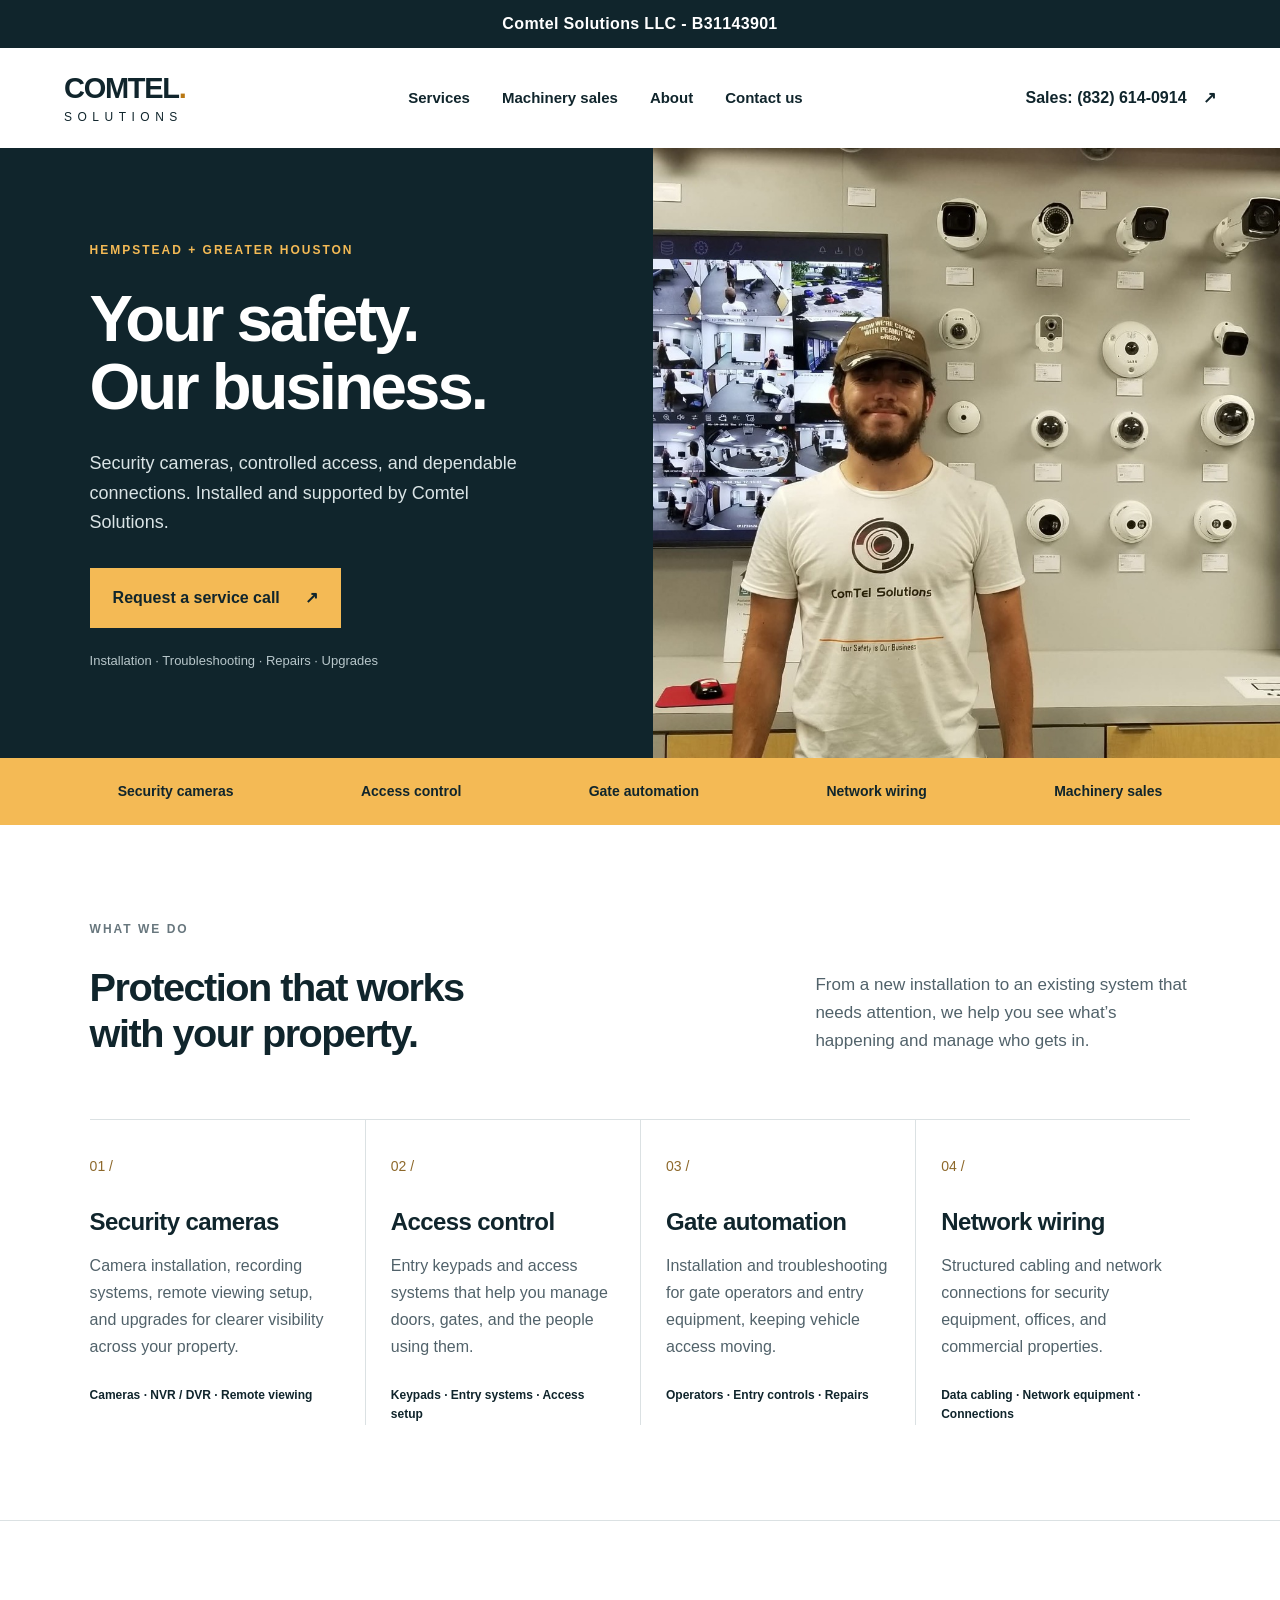
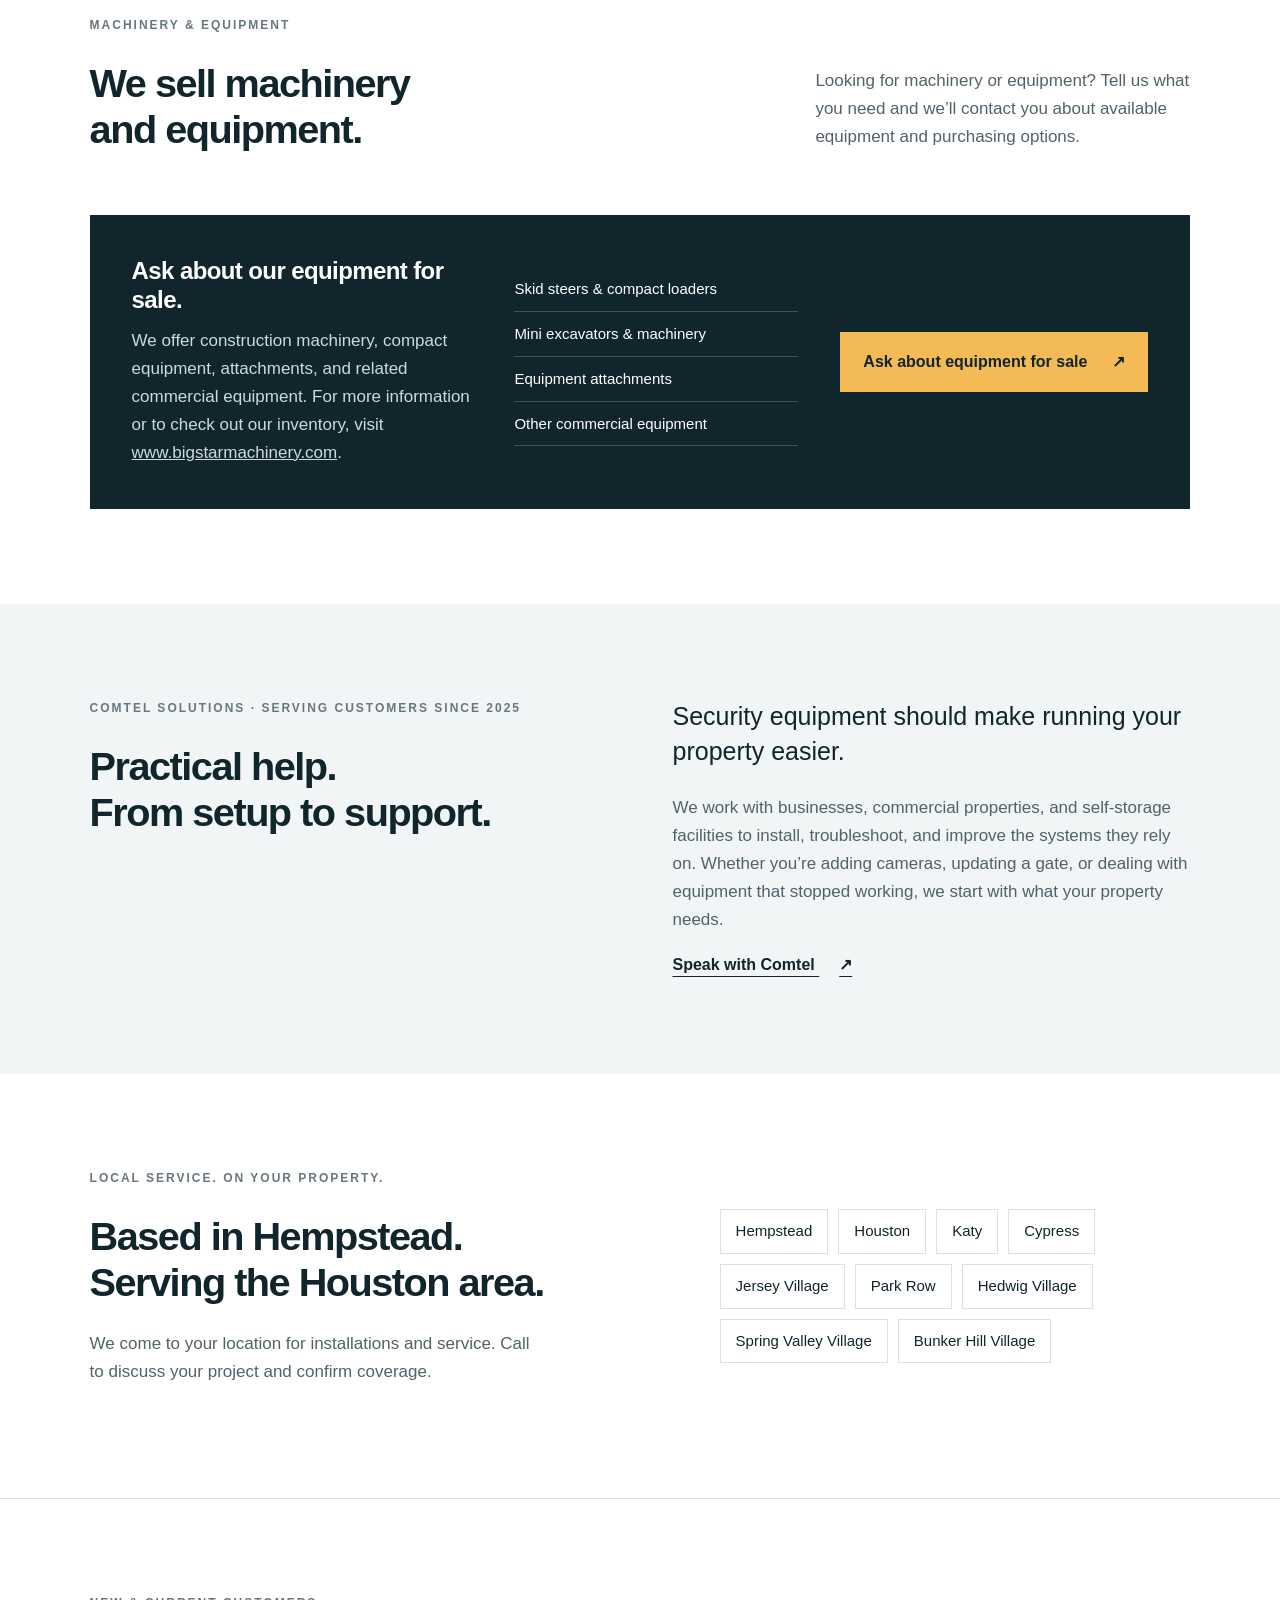
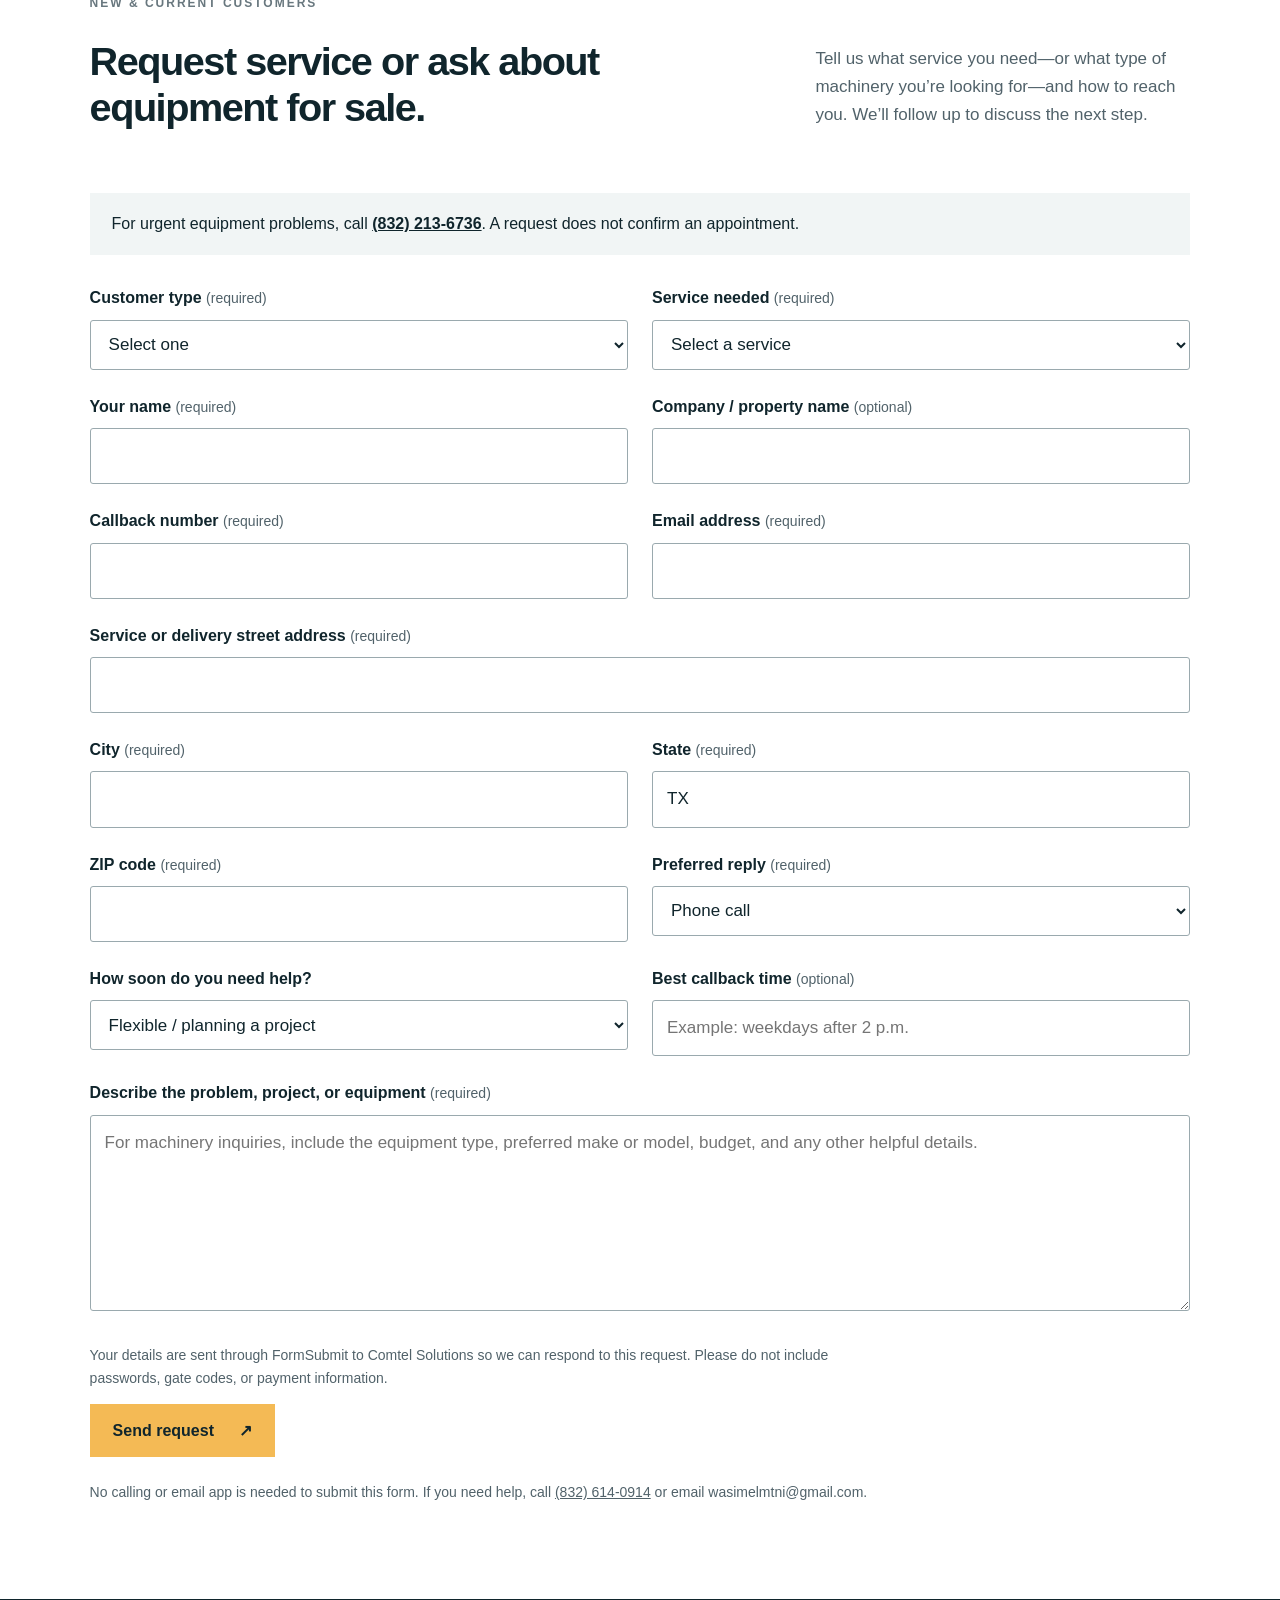
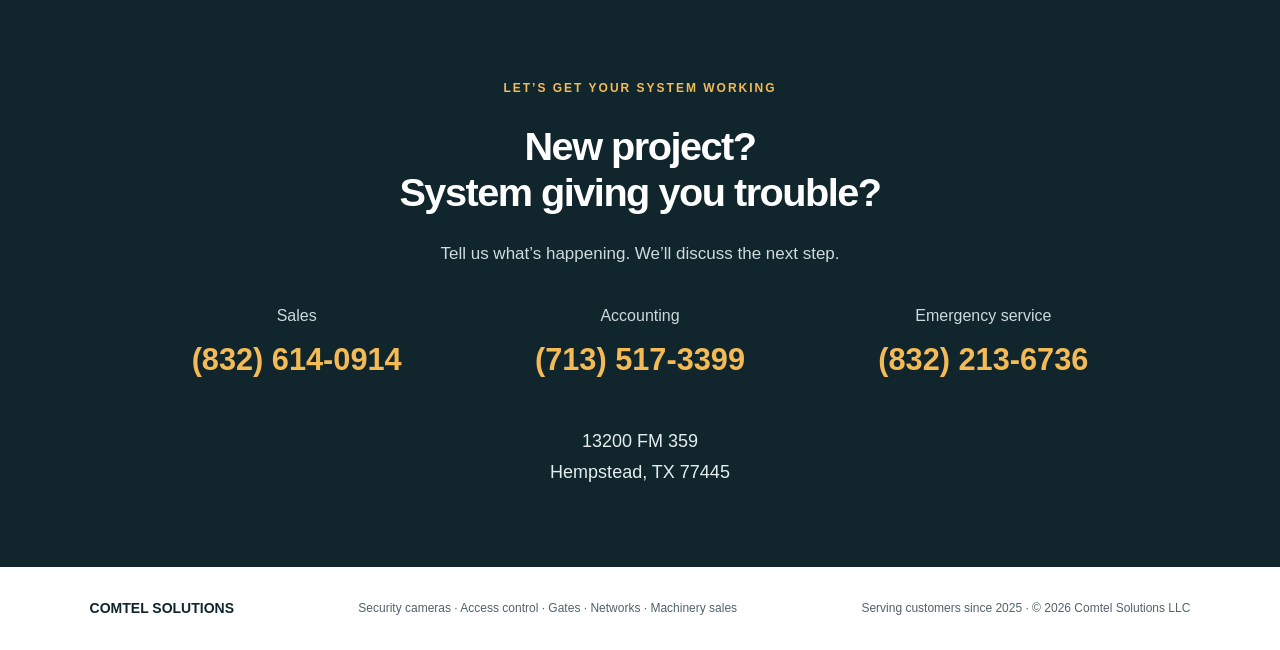
<file: index.html>
<!doctype html>
<html lang="en">
<head>
<meta charset="utf-8"><meta name="viewport" content="width=device-width, initial-scale=1">
<title>Comtel Solutions | Security Cameras & Access Control | Hempstead & Houston</title>
<meta name="description" content="Security camera installation, access control, gate automation, network wiring, and machinery sales in Hempstead and the Houston area. Call Comtel Solutions at (832) 614-0914.">
<meta name="theme-color" content="#10252c"><link rel="canonical" href="https://www.comtelsolutions.com/"><link rel="stylesheet" href="styles.css">
<meta property="og:title" content="Comtel Solutions — Your safety is our business."><meta property="og:description" content="Security cameras, access control, gate automation and network wiring. Serving Hempstead and the Houston area."><meta property="og:type" content="website"><meta property="og:url" content="https://www.comtelsolutions.com/">
<script type="application/ld+json">{"@context": "https://schema.org", "@type": "Organization", "name": "Comtel Solutions", "url": "https://www.comtelsolutions.com/", "telephone": "+18326140914", "areaServed": ["Hempstead, TX", "Houston, TX", "Katy, TX", "Cypress, TX", "Jersey Village, TX"], "description": "Security camera installation, access control, gate automation, network wiring, system repairs, and machinery and equipment sales.", "address": {"@type": "PostalAddress", "streetAddress": "13200 FM 359", "addressLocality": "Hempstead", "addressRegion": "TX", "postalCode": "77445", "addressCountry": "US"}, "contactPoint": [{"@type": "ContactPoint", "contactType": "sales", "telephone": "+18326140914"}, {"@type": "ContactPoint", "contactType": "accounting", "telephone": "+17135173399"}, {"@type": "ContactPoint", "contactType": "emergency service", "telephone": "+18322136736"}]}</script>
</head>
<body>
<div class="business-registration" aria-label="Company registration information" style="display:block!important;visibility:visible!important;opacity:1!important;position:relative!important;z-index:9999!important;background:#10252c!important;color:#ffffff!important;text-align:center!important;padding:12px 16px!important;font-size:16px!important;font-weight:700!important;line-height:1.5!important;">Comtel Solutions LLC - B31143901</div>
<a class="skip" href="#main">Skip to content</a>
<header class="header"><a class="brand" href="#" aria-label="Comtel Solutions home"><span class="brand-name">COMTEL<span class="brand-dot">.</span></span><span class="brand-sub">SOLUTIONS</span></a><nav aria-label="Main navigation"><a href="#services">Services</a><a href="#machinery-purchases">Machinery sales</a><a href="#about">About</a><a href="#service-call">Contact us</a></nav><a class="header-call" href="tel:+18326140914">Sales: (832) 614-0914 <span aria-hidden="true">↗</span></a></header>
<main id="main">
<section class="hero" aria-labelledby="hero-title"><div class="hero-photo"><img src="assets/comtel-company.jpg" alt="Comtel Solutions company photo with security cameras and surveillance displays" width="2048" height="995" fetchpriority="high"></div><div class="hero-copy"><p class="eyebrow">HEMPSTEAD + GREATER HOUSTON</p><h1 id="hero-title">Your safety.<br>Our business.</h1><p class="hero-description">Security cameras, controlled access, and dependable connections. Installed and supported by Comtel Solutions.</p><a class="button" href="#service-call">Request a service call <span aria-hidden="true">↗</span></a><p class="hero-note">Installation · Troubleshooting · Repairs · Upgrades</p></div></section>
<div class="service-strip" aria-label="Core services"><span>Security cameras</span><span>Access control</span><span>Gate automation</span><span>Network wiring</span><span>Machinery sales</span></div>
<section class="section services" id="services"><div class="section-heading"><div><p class="eyebrow">WHAT WE DO</p><h2>Protection that works<br>with your property.</h2></div><p>From a new installation to an existing system that needs attention, we help you see what’s happening and manage who gets in.</p></div><div class="service-grid">
<article><span class="number">01 /</span><h3>Security cameras</h3><p>Camera installation, recording systems, remote viewing setup, and upgrades for clearer visibility across your property.</p><span class="service-detail">Cameras · NVR / DVR · Remote viewing</span></article>
<article><span class="number">02 /</span><h3>Access control</h3><p>Entry keypads and access systems that help you manage doors, gates, and the people using them.</p><span class="service-detail">Keypads · Entry systems · Access setup</span></article>
<article><span class="number">03 /</span><h3>Gate automation</h3><p>Installation and troubleshooting for gate operators and entry equipment, keeping vehicle access moving.</p><span class="service-detail">Operators · Entry controls · Repairs</span></article>
<article><span class="number">04 /</span><h3>Network wiring</h3><p>Structured cabling and network connections for security equipment, offices, and commercial properties.</p><span class="service-detail">Data cabling · Network equipment · Connections</span></article>
</div></section>

<section class="section machinery-purchases" id="machinery-purchases" aria-labelledby="machinery-heading">
<div class="section-heading"><div><p class="eyebrow">MACHINERY &amp; EQUIPMENT</p><h2 id="machinery-heading">We sell machinery<br>and equipment.</h2></div><p>Looking for machinery or equipment? Tell us what you need and we’ll contact you about available equipment and purchasing options.</p></div>
<div class="purchase-panel">
<div><h3>Ask about our equipment for sale.</h3><p>We offer construction machinery, compact equipment, attachments, and related commercial equipment. For more information or to check out our inventory, visit <a class="equipment-site-link" href="https://www.bigstarmachinery.com/" target="_blank" rel="noopener noreferrer">www.bigstarmachinery.com</a>.</p></div>
<ul class="purchase-list"><li>Skid steers &amp; compact loaders</li><li>Mini excavators &amp; machinery</li><li>Equipment attachments</li><li>Other commercial equipment</li></ul>
<a class="button" href="#service-call">Ask about equipment for sale <span aria-hidden="true">↗</span></a>
</div>
</section>
<section class="about section" id="about"><div><p class="eyebrow">COMTEL SOLUTIONS · SERVING CUSTOMERS SINCE 2025</p><h2>Practical help.<br>From setup to support.</h2></div><div class="about-copy"><p class="large-copy">Security equipment should make running your property easier.</p><p>We work with businesses, commercial properties, and self-storage facilities to install, troubleshoot, and improve the systems they rely on. Whether you’re adding cameras, updating a gate, or dealing with equipment that stopped working, we start with what your property needs.</p><a class="text-link" href="tel:+18326140914">Speak with Comtel <span aria-hidden="true">↗</span></a></div></section>
<section class="section areas" id="areas"><div><p class="eyebrow">LOCAL SERVICE. ON YOUR PROPERTY.</p><h2>Based in Hempstead.<br>Serving the Houston area.</h2><p>We come to your location for installations and service. Call to discuss your project and confirm coverage.</p></div><ul class="area-list"><li>Hempstead</li><li>Houston</li><li>Katy</li><li>Cypress</li><li>Jersey Village</li><li>Park Row</li><li>Hedwig Village</li><li>Spring Valley Village</li><li>Bunker Hill Village</li></ul></section>
<section class="section service-request" id="service-call" aria-labelledby="request-heading">
<div class="section-heading"><div><p class="eyebrow">NEW &amp; CURRENT CUSTOMERS</p><h2 id="request-heading">Request service or ask about equipment for sale.</h2></div><p>Tell us what service you need—or what type of machinery you’re looking for—and how to reach you. We’ll follow up to discuss the next step.</p></div>
<p class="request-note">For urgent equipment problems, call <a href="tel:+18322136736">(832) 213-6736</a>. A request does not confirm an appointment.</p>
<form action="https://formsubmit.co/wasimelmtni@gmail.com" method="POST" class="request-form">
<input type="hidden" name="_subject" value="Comtel Solutions — New website inquiry">
<input type="hidden" name="_template" value="table">
<input type="hidden" name="_next" value="https://www.comtelsolutions.com/thank-you.html">
<div class="form-grid">
<div class="field"><label for="customer-type">Customer type <span>(required)</span></label><select id="customer-type" name="Customer type" required><option value="">Select one</option><option>New customer</option><option>Current customer</option></select></div>
<div class="field"><label for="service-type">Service needed <span>(required)</span></label><select id="service-type" name="Service needed" required><option value="">Select a service</option><option>Security cameras / recording system</option><option>Access control / keypads</option><option>Gate operator / automation</option><option>Network / wiring</option><option>New installation / quote</option><option>Machinery / equipment sales inquiry</option><option>Other / not sure</option></select></div>
<div class="field"><label for="customer-name">Your name <span>(required)</span></label><input id="customer-name" name="name" autocomplete="name" maxlength="150" required></div>
<div class="field"><label for="company">Company / property name <span>(optional)</span></label><input id="company" name="Company or property" autocomplete="organization" maxlength="200"></div>
<div class="field"><label for="phone">Callback number <span>(required)</span></label><input id="phone" type="tel" name="Callback number" autocomplete="tel" maxlength="40" required></div>
<div class="field"><label for="email">Email address <span>(required)</span></label><input id="email" type="email" name="email" autocomplete="email" maxlength="254" required></div>
<div class="field full"><label for="address">Service or delivery street address <span>(required)</span></label><input id="address" name="Service or delivery street address" autocomplete="street-address" maxlength="250" required></div>
<div class="field"><label for="city">City <span>(required)</span></label><input id="city" name="City" autocomplete="address-level2" maxlength="100" required></div>
<div class="field"><label for="state">State <span>(required)</span></label><input id="state" name="State" autocomplete="address-level1" value="TX" maxlength="60" required></div>
<div class="field"><label for="zip">ZIP code <span>(required)</span></label><input id="zip" name="ZIP code" autocomplete="postal-code" inputmode="numeric" pattern="[0-9]{5}(-[0-9]{4})?" title="Enter a five-digit ZIP code, optionally followed by four more digits." maxlength="10" required></div>
<div class="field"><label for="contact-method">Preferred reply <span>(required)</span></label><select id="contact-method" name="Preferred reply" required><option>Phone call</option><option>Email</option></select></div>
<div class="field"><label for="timing">How soon do you need help?</label><select id="timing" name="Requested timing"><option>Flexible / planning a project</option><option>As soon as available</option><option>Urgent — I will also call</option></select></div>
<div class="field"><label for="availability">Best callback time <span>(optional)</span></label><input id="availability" name="Best callback time" placeholder="Example: weekdays after 2 p.m." maxlength="200"></div>
<div class="field full"><label for="description">Describe the problem, project, or equipment <span>(required)</span></label><textarea id="description" name="Description" rows="6" maxlength="5000" placeholder="For machinery inquiries, include the equipment type, preferred make or model, budget, and any other helpful details." required></textarea></div>
</div>
<p class="form-notice">Your details are sent through FormSubmit to Comtel Solutions so we can respond to this request. Please do not include passwords, gate codes, or payment information.</p>
<div id="request-status" role="status" aria-live="polite" aria-atomic="true"></div>
<button class="button" type="submit">Send request <span aria-hidden="true">↗</span></button>
<p class="form-help">No calling or email app is needed to submit this form. If you need help, call <a href="tel:+18326140914">(832) 614-0914</a> or email wasimelmtni@gmail.com.</p>
</form></section>
<section class="contact" id="contact"><p class="eyebrow">LET’S GET YOUR SYSTEM WORKING</p><h2>New project?<br>System giving you trouble?</h2><p>Tell us what’s happening. We’ll discuss the next step.</p><div class="contact-grid"><div><h3>Sales</h3><a href="tel:+18326140914">(832) 614-0914</a></div><div><h3>Accounting</h3><a href="tel:+17135173399">(713) 517-3399</a></div><div><h3>Emergency service</h3><a href="tel:+18322136736">(832) 213-6736</a></div></div><address class="business-address">13200 FM 359<br>Hempstead, TX 77445</address></section>
</main>
<footer><a class="footer-brand" href="#">COMTEL SOLUTIONS</a><p>Security cameras · Access control · Gates · Networks · Machinery sales</p><small>Serving customers since 2025 · © 2026 Comtel Solutions LLC</small></footer>
<script src="service-request.js" defer></script>
</body></html>
</file>
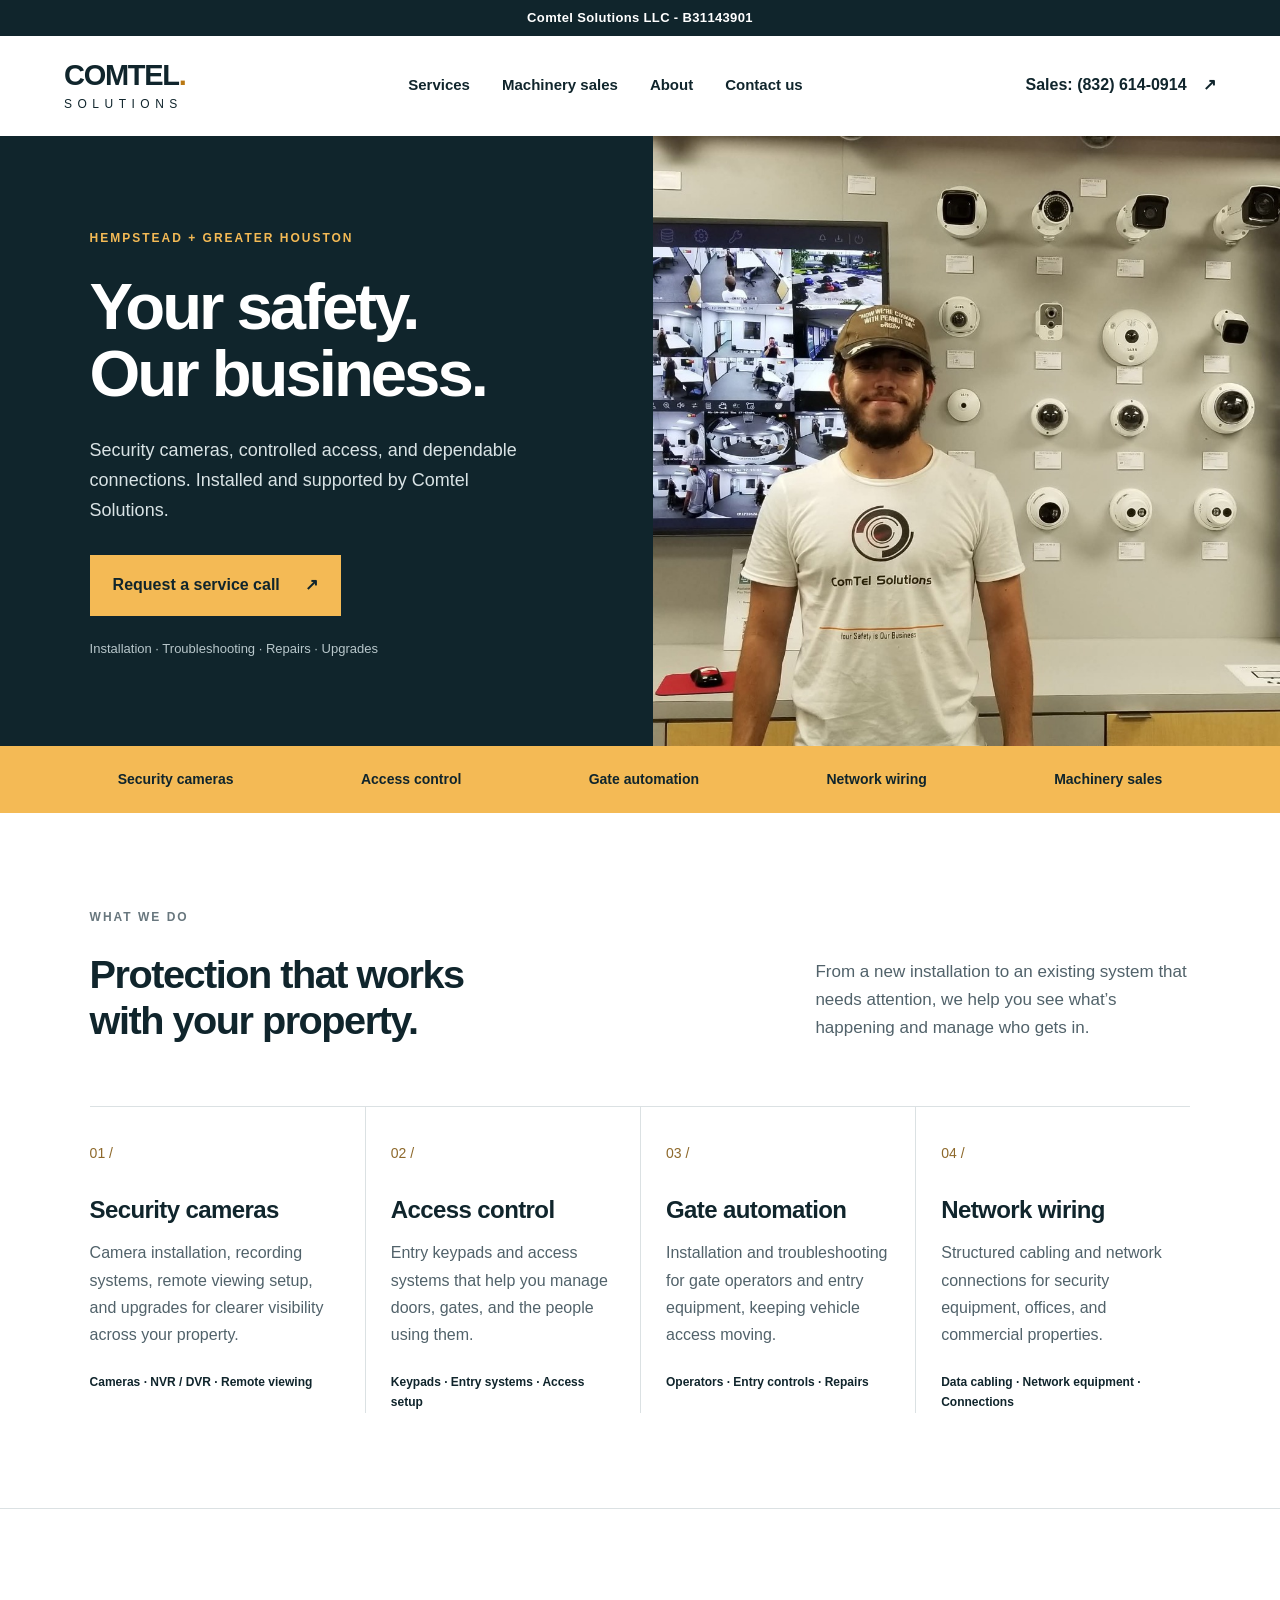
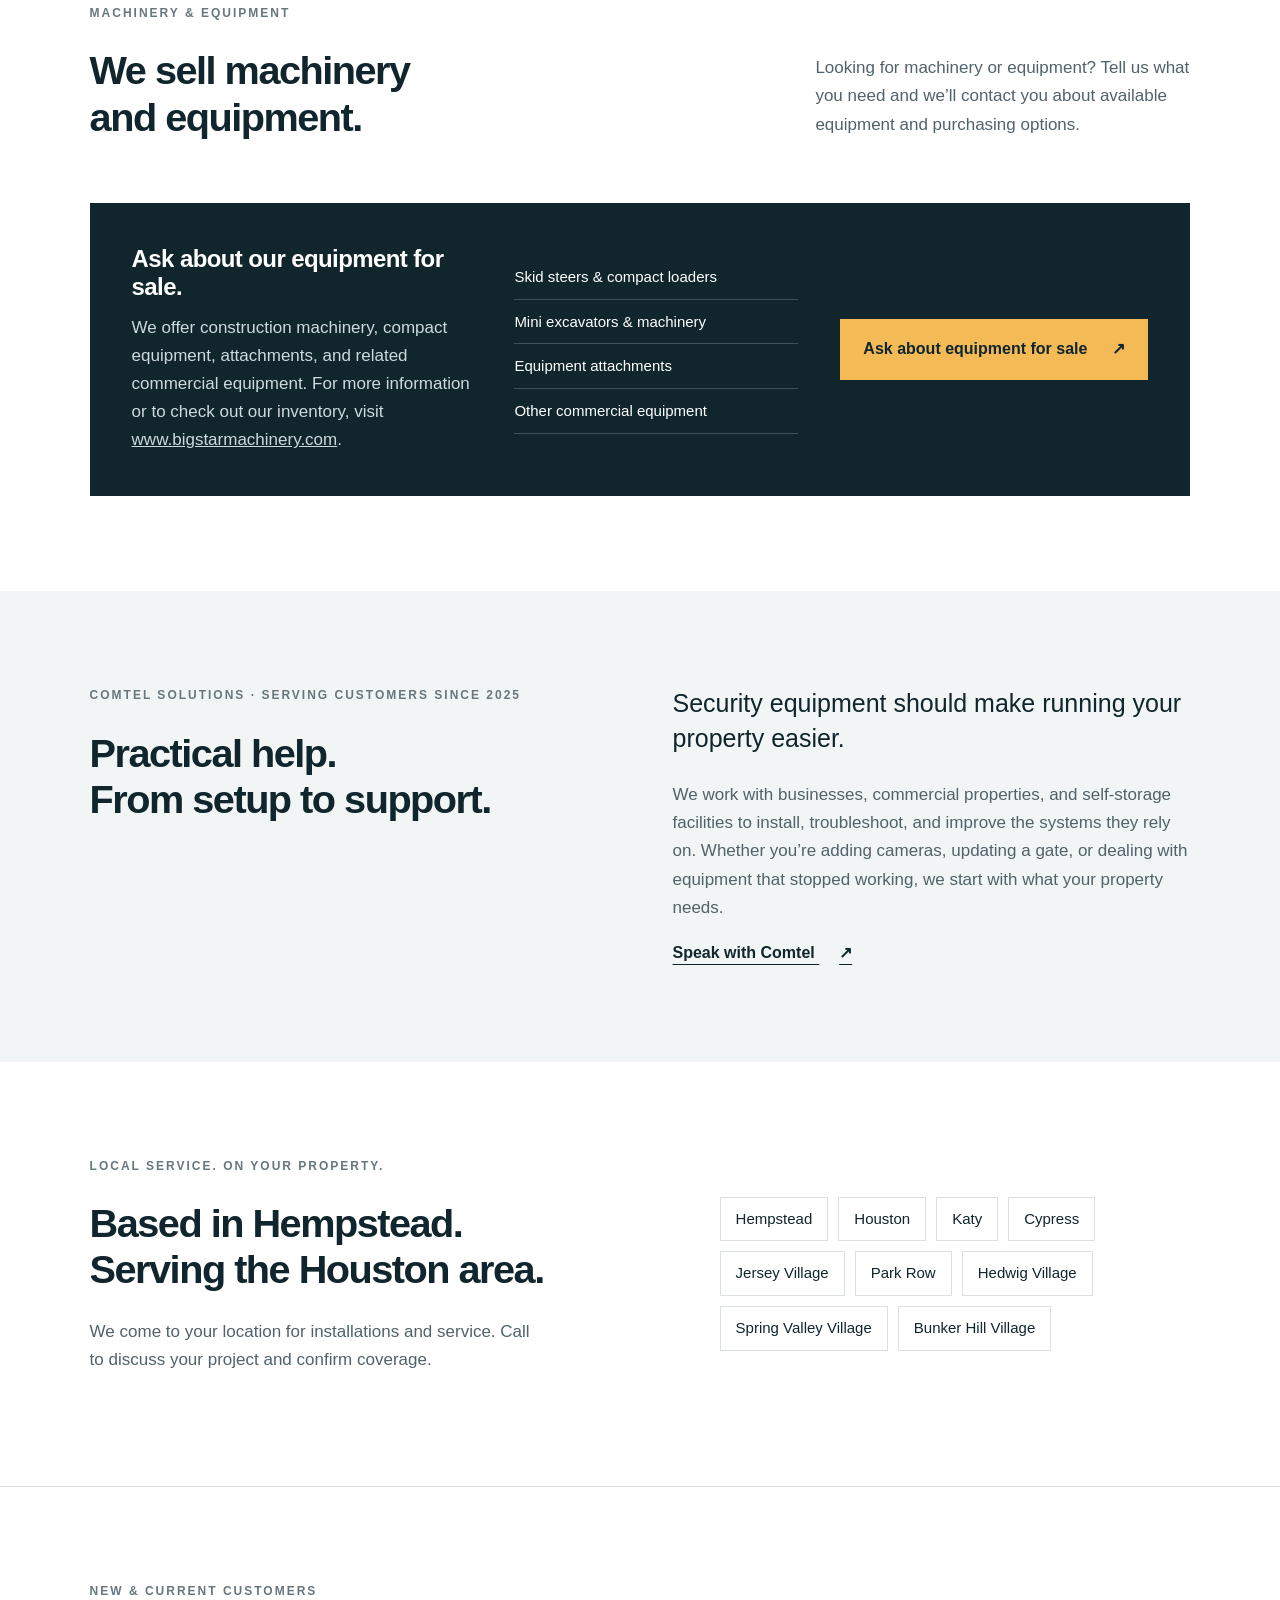
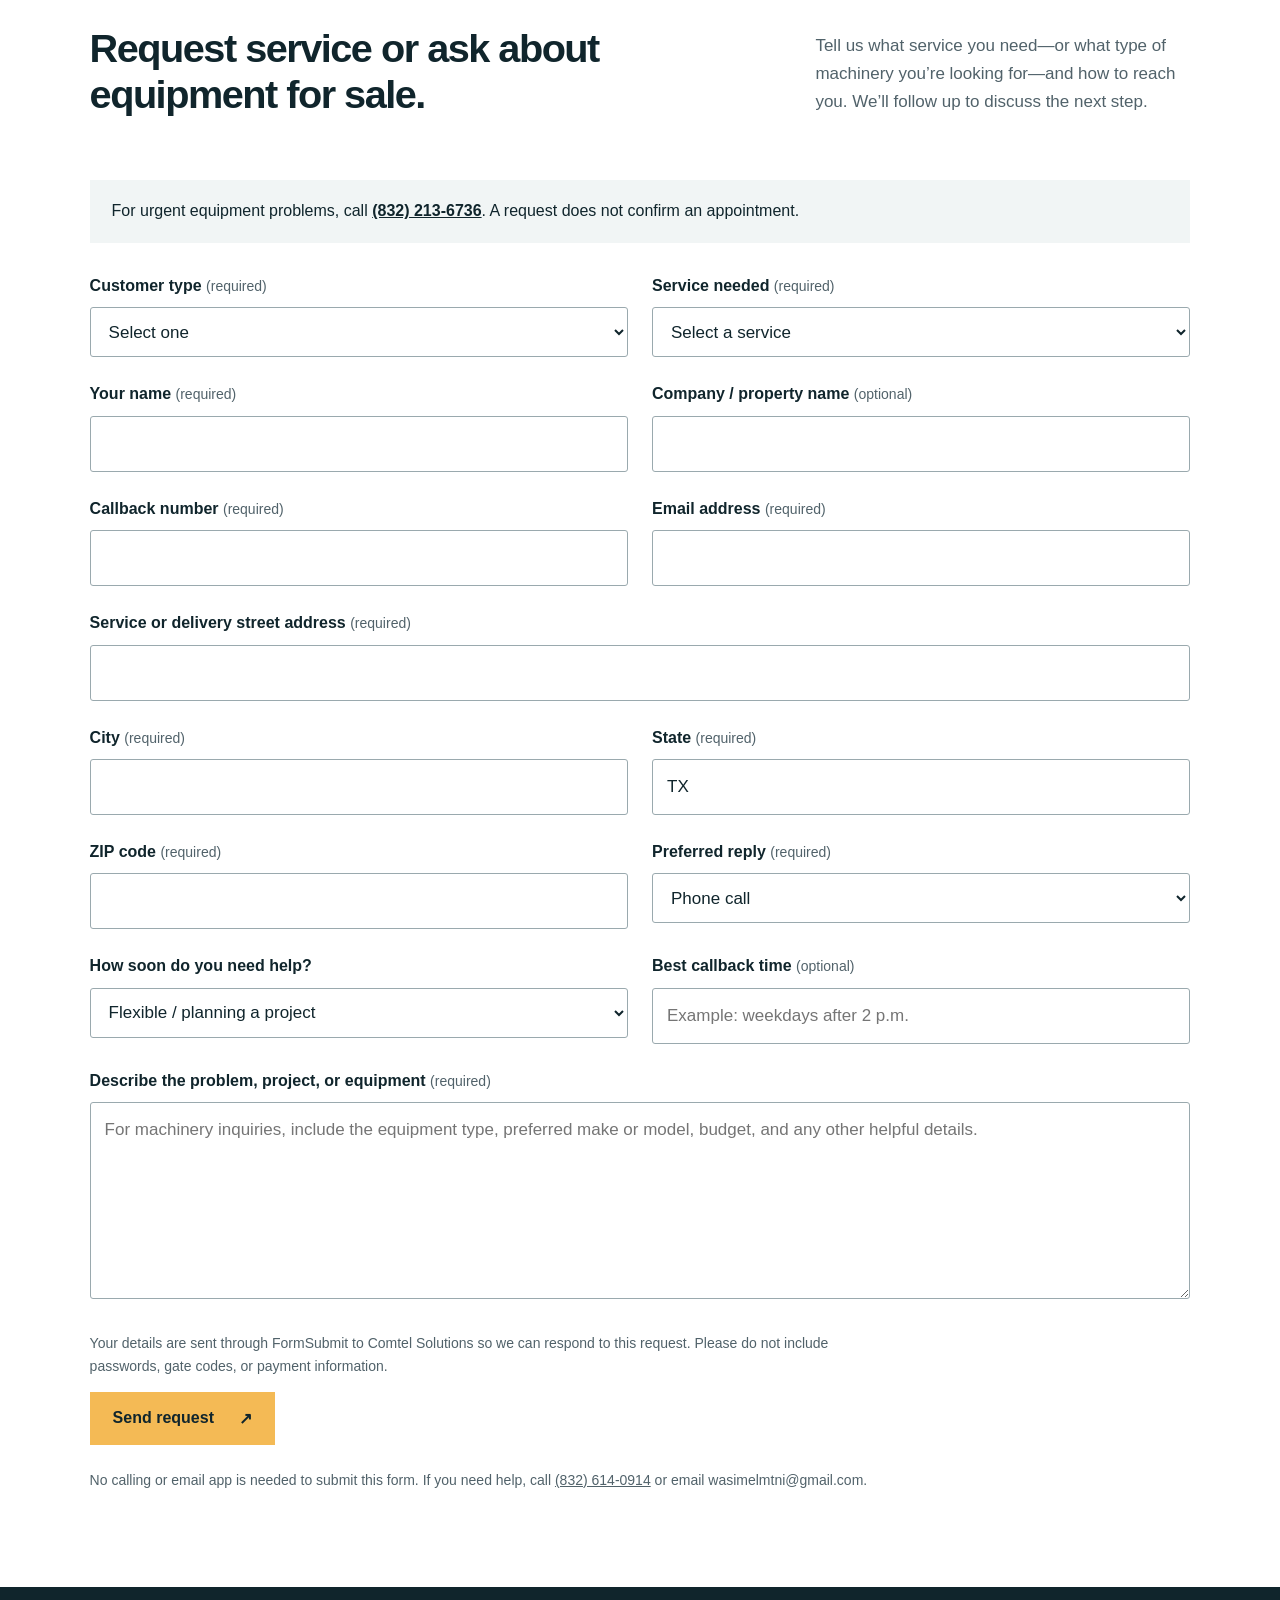
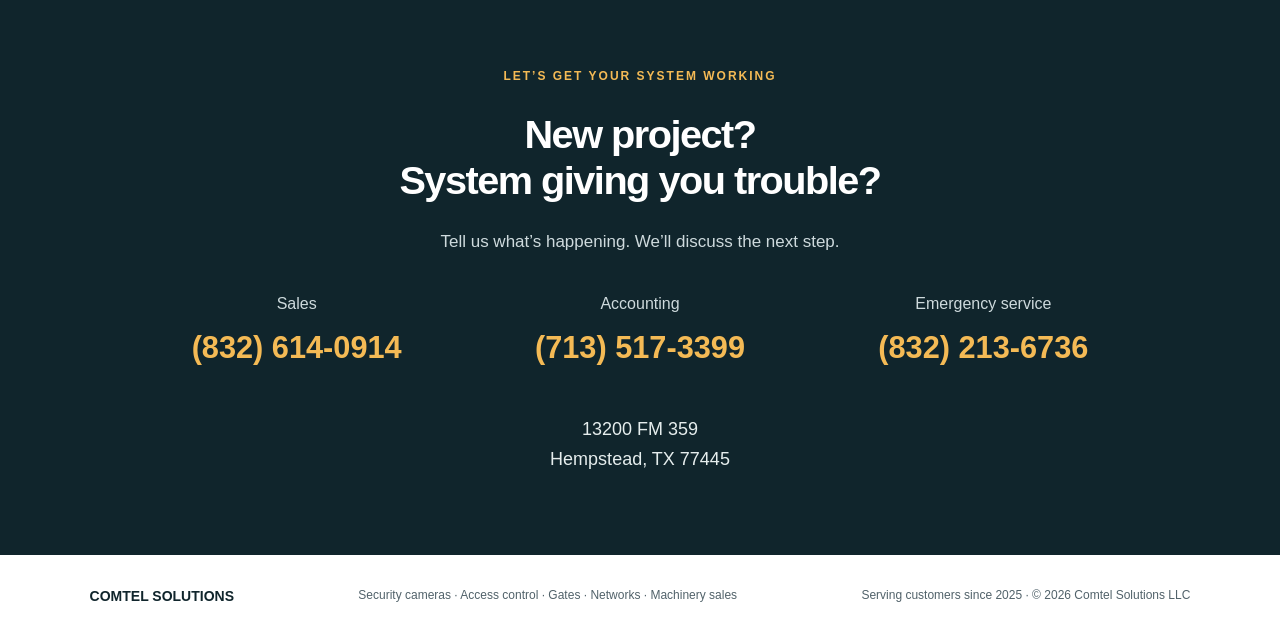
<file: comtel-website-main/index.html>
<!doctype html>
<html lang="en">
<head>
<meta charset="utf-8"><meta name="viewport" content="width=device-width, initial-scale=1">
<title>Comtel Solutions | Security Cameras & Access Control | Hempstead & Houston</title>
<meta name="description" content="Security camera installation, access control, gate automation, network wiring, and machinery sales in Hempstead and the Houston area. Call Comtel Solutions at (832) 614-0914.">
<meta name="theme-color" content="#10252c"><link rel="canonical" href="https://www.comtelsolutions.com/"><link rel="stylesheet" href="styles.css">
<meta property="og:title" content="Comtel Solutions — Your safety is our business."><meta property="og:description" content="Security cameras, access control, gate automation and network wiring. Serving Hempstead and the Houston area."><meta property="og:type" content="website"><meta property="og:url" content="https://www.comtelsolutions.com/">
<script type="application/ld+json">{"@context": "https://schema.org", "@type": "Organization", "name": "Comtel Solutions", "url": "https://www.comtelsolutions.com/", "telephone": "+18326140914", "areaServed": ["Hempstead, TX", "Houston, TX", "Katy, TX", "Cypress, TX", "Jersey Village, TX"], "description": "Security camera installation, access control, gate automation, network wiring, system repairs, and machinery and equipment sales.", "address": {"@type": "PostalAddress", "streetAddress": "13200 FM 359", "addressLocality": "Hempstead", "addressRegion": "TX", "postalCode": "77445", "addressCountry": "US"}, "contactPoint": [{"@type": "ContactPoint", "contactType": "sales", "telephone": "+18326140914"}, {"@type": "ContactPoint", "contactType": "accounting", "telephone": "+17135173399"}, {"@type": "ContactPoint", "contactType": "emergency service", "telephone": "+18322136736"}]}</script>
</head>
<body>
<div class="business-registration" aria-label="Company registration information">Comtel Solutions LLC - B31143901</div>
<a class="skip" href="#main">Skip to content</a>
<header class="header"><a class="brand" href="#" aria-label="Comtel Solutions home"><span class="brand-name">COMTEL<span class="brand-dot">.</span></span><span class="brand-sub">SOLUTIONS</span></a><nav aria-label="Main navigation"><a href="#services">Services</a><a href="#machinery-purchases">Machinery sales</a><a href="#about">About</a><a href="#service-call">Contact us</a></nav><a class="header-call" href="tel:+18326140914">Sales: (832) 614-0914 <span aria-hidden="true">↗</span></a></header>
<main id="main">
<section class="hero" aria-labelledby="hero-title"><div class="hero-photo"><img src="assets/comtel-company.jpg" alt="Comtel Solutions company photo with security cameras and surveillance displays" width="2048" height="995" fetchpriority="high"></div><div class="hero-copy"><p class="eyebrow">HEMPSTEAD + GREATER HOUSTON</p><h1 id="hero-title">Your safety.<br>Our business.</h1><p class="hero-description">Security cameras, controlled access, and dependable connections. Installed and supported by Comtel Solutions.</p><a class="button" href="#service-call">Request a service call <span aria-hidden="true">↗</span></a><p class="hero-note">Installation · Troubleshooting · Repairs · Upgrades</p></div></section>
<div class="service-strip" aria-label="Core services"><span>Security cameras</span><span>Access control</span><span>Gate automation</span><span>Network wiring</span><span>Machinery sales</span></div>
<section class="section services" id="services"><div class="section-heading"><div><p class="eyebrow">WHAT WE DO</p><h2>Protection that works<br>with your property.</h2></div><p>From a new installation to an existing system that needs attention, we help you see what’s happening and manage who gets in.</p></div><div class="service-grid">
<article><span class="number">01 /</span><h3>Security cameras</h3><p>Camera installation, recording systems, remote viewing setup, and upgrades for clearer visibility across your property.</p><span class="service-detail">Cameras · NVR / DVR · Remote viewing</span></article>
<article><span class="number">02 /</span><h3>Access control</h3><p>Entry keypads and access systems that help you manage doors, gates, and the people using them.</p><span class="service-detail">Keypads · Entry systems · Access setup</span></article>
<article><span class="number">03 /</span><h3>Gate automation</h3><p>Installation and troubleshooting for gate operators and entry equipment, keeping vehicle access moving.</p><span class="service-detail">Operators · Entry controls · Repairs</span></article>
<article><span class="number">04 /</span><h3>Network wiring</h3><p>Structured cabling and network connections for security equipment, offices, and commercial properties.</p><span class="service-detail">Data cabling · Network equipment · Connections</span></article>
</div></section>

<section class="section machinery-purchases" id="machinery-purchases" aria-labelledby="machinery-heading">
<div class="section-heading"><div><p class="eyebrow">MACHINERY &amp; EQUIPMENT</p><h2 id="machinery-heading">We sell machinery<br>and equipment.</h2></div><p>Looking for machinery or equipment? Tell us what you need and we’ll contact you about available equipment and purchasing options.</p></div>
<div class="purchase-panel">
<div><h3>Ask about our equipment for sale.</h3><p>We offer construction machinery, compact equipment, attachments, and related commercial equipment. For more information or to check out our inventory, visit <a class="equipment-site-link" href="https://www.bigstarmachinery.com/" target="_blank" rel="noopener noreferrer">www.bigstarmachinery.com</a>.</p></div>
<ul class="purchase-list"><li>Skid steers &amp; compact loaders</li><li>Mini excavators &amp; machinery</li><li>Equipment attachments</li><li>Other commercial equipment</li></ul>
<a class="button" href="#service-call">Ask about equipment for sale <span aria-hidden="true">↗</span></a>
</div>
</section>
<section class="about section" id="about"><div><p class="eyebrow">COMTEL SOLUTIONS · SERVING CUSTOMERS SINCE 2025</p><h2>Practical help.<br>From setup to support.</h2></div><div class="about-copy"><p class="large-copy">Security equipment should make running your property easier.</p><p>We work with businesses, commercial properties, and self-storage facilities to install, troubleshoot, and improve the systems they rely on. Whether you’re adding cameras, updating a gate, or dealing with equipment that stopped working, we start with what your property needs.</p><a class="text-link" href="tel:+18326140914">Speak with Comtel <span aria-hidden="true">↗</span></a></div></section>
<section class="section areas" id="areas"><div><p class="eyebrow">LOCAL SERVICE. ON YOUR PROPERTY.</p><h2>Based in Hempstead.<br>Serving the Houston area.</h2><p>We come to your location for installations and service. Call to discuss your project and confirm coverage.</p></div><ul class="area-list"><li>Hempstead</li><li>Houston</li><li>Katy</li><li>Cypress</li><li>Jersey Village</li><li>Park Row</li><li>Hedwig Village</li><li>Spring Valley Village</li><li>Bunker Hill Village</li></ul></section>
<section class="section service-request" id="service-call" aria-labelledby="request-heading">
<div class="section-heading"><div><p class="eyebrow">NEW &amp; CURRENT CUSTOMERS</p><h2 id="request-heading">Request service or ask about equipment for sale.</h2></div><p>Tell us what service you need—or what type of machinery you’re looking for—and how to reach you. We’ll follow up to discuss the next step.</p></div>
<p class="request-note">For urgent equipment problems, call <a href="tel:+18322136736">(832) 213-6736</a>. A request does not confirm an appointment.</p>
<form action="https://formsubmit.co/wasimelmtni@gmail.com" method="POST" class="request-form">
<input type="hidden" name="_subject" value="Comtel Solutions — New website inquiry">
<input type="hidden" name="_template" value="table">
<input type="hidden" name="_next" value="https://www.comtelsolutions.com/thank-you.html">
<div class="form-grid">
<div class="field"><label for="customer-type">Customer type <span>(required)</span></label><select id="customer-type" name="Customer type" required><option value="">Select one</option><option>New customer</option><option>Current customer</option></select></div>
<div class="field"><label for="service-type">Service needed <span>(required)</span></label><select id="service-type" name="Service needed" required><option value="">Select a service</option><option>Security cameras / recording system</option><option>Access control / keypads</option><option>Gate operator / automation</option><option>Network / wiring</option><option>New installation / quote</option><option>Machinery / equipment sales inquiry</option><option>Other / not sure</option></select></div>
<div class="field"><label for="customer-name">Your name <span>(required)</span></label><input id="customer-name" name="name" autocomplete="name" maxlength="150" required></div>
<div class="field"><label for="company">Company / property name <span>(optional)</span></label><input id="company" name="Company or property" autocomplete="organization" maxlength="200"></div>
<div class="field"><label for="phone">Callback number <span>(required)</span></label><input id="phone" type="tel" name="Callback number" autocomplete="tel" maxlength="40" required></div>
<div class="field"><label for="email">Email address <span>(required)</span></label><input id="email" type="email" name="email" autocomplete="email" maxlength="254" required></div>
<div class="field full"><label for="address">Service or delivery street address <span>(required)</span></label><input id="address" name="Service or delivery street address" autocomplete="street-address" maxlength="250" required></div>
<div class="field"><label for="city">City <span>(required)</span></label><input id="city" name="City" autocomplete="address-level2" maxlength="100" required></div>
<div class="field"><label for="state">State <span>(required)</span></label><input id="state" name="State" autocomplete="address-level1" value="TX" maxlength="60" required></div>
<div class="field"><label for="zip">ZIP code <span>(required)</span></label><input id="zip" name="ZIP code" autocomplete="postal-code" inputmode="numeric" pattern="[0-9]{5}(-[0-9]{4})?" title="Enter a five-digit ZIP code, optionally followed by four more digits." maxlength="10" required></div>
<div class="field"><label for="contact-method">Preferred reply <span>(required)</span></label><select id="contact-method" name="Preferred reply" required><option>Phone call</option><option>Email</option></select></div>
<div class="field"><label for="timing">How soon do you need help?</label><select id="timing" name="Requested timing"><option>Flexible / planning a project</option><option>As soon as available</option><option>Urgent — I will also call</option></select></div>
<div class="field"><label for="availability">Best callback time <span>(optional)</span></label><input id="availability" name="Best callback time" placeholder="Example: weekdays after 2 p.m." maxlength="200"></div>
<div class="field full"><label for="description">Describe the problem, project, or equipment <span>(required)</span></label><textarea id="description" name="Description" rows="6" maxlength="5000" placeholder="For machinery inquiries, include the equipment type, preferred make or model, budget, and any other helpful details." required></textarea></div>
</div>
<p class="form-notice">Your details are sent through FormSubmit to Comtel Solutions so we can respond to this request. Please do not include passwords, gate codes, or payment information.</p>
<div id="request-status" role="status" aria-live="polite" aria-atomic="true"></div>
<button class="button" type="submit">Send request <span aria-hidden="true">↗</span></button>
<p class="form-help">No calling or email app is needed to submit this form. If you need help, call <a href="tel:+18326140914">(832) 614-0914</a> or email wasimelmtni@gmail.com.</p>
</form></section>
<section class="contact" id="contact"><p class="eyebrow">LET’S GET YOUR SYSTEM WORKING</p><h2>New project?<br>System giving you trouble?</h2><p>Tell us what’s happening. We’ll discuss the next step.</p><div class="contact-grid"><div><h3>Sales</h3><a href="tel:+18326140914">(832) 614-0914</a></div><div><h3>Accounting</h3><a href="tel:+17135173399">(713) 517-3399</a></div><div><h3>Emergency service</h3><a href="tel:+18322136736">(832) 213-6736</a></div></div><address class="business-address">13200 FM 359<br>Hempstead, TX 77445</address></section>
</main>
<footer><a class="footer-brand" href="#">COMTEL SOLUTIONS</a><p>Security cameras · Access control · Gates · Networks · Machinery sales</p><small>Serving customers since 2025 · © 2026 Comtel Solutions LLC</small></footer>
<script src="service-request.js" defer></script>
</body></html>
</file>
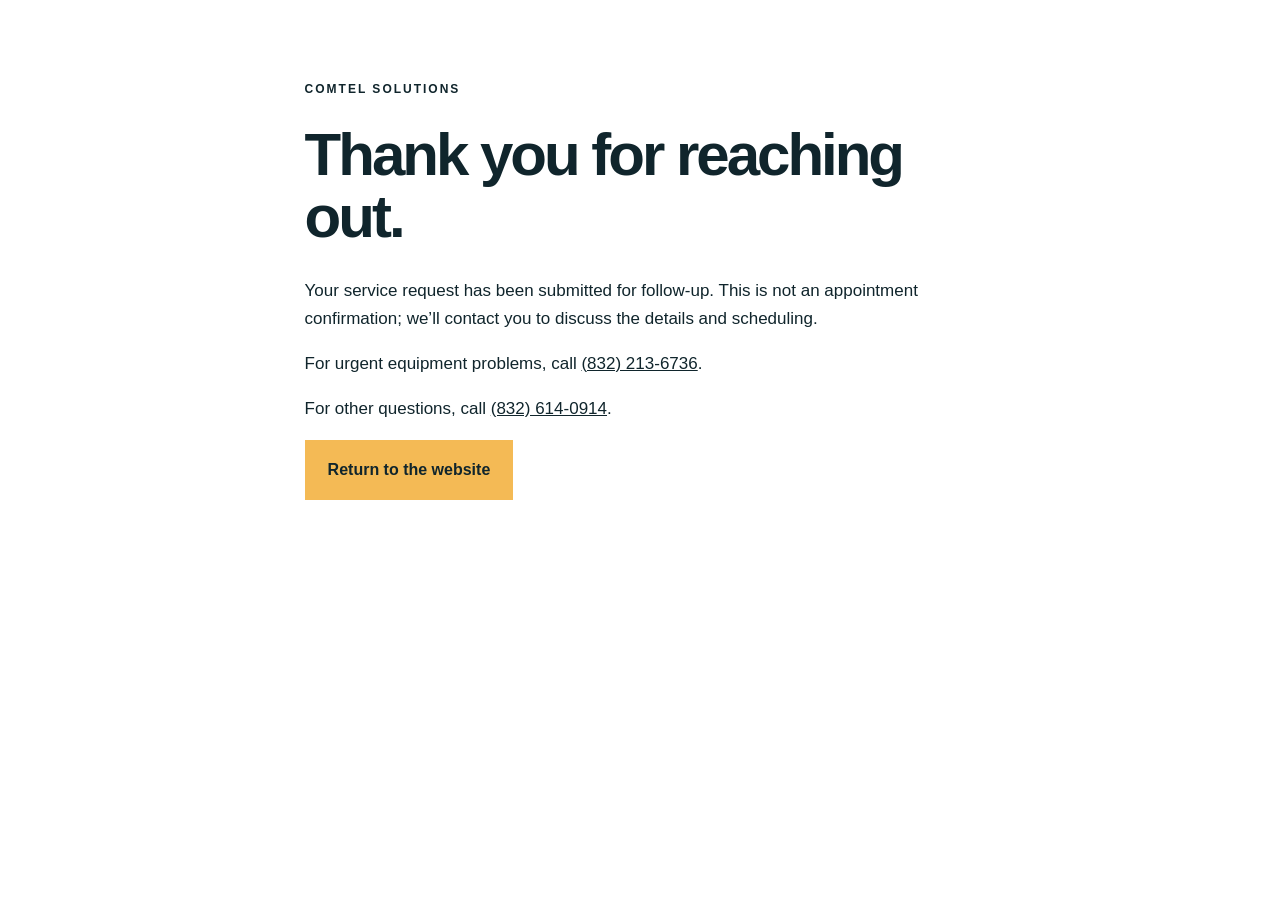
<file: thank-you.html>
<!doctype html><html lang="en"><head><meta charset="utf-8"><meta name="viewport" content="width=device-width,initial-scale=1"><meta name="robots" content="noindex"><title>Service request submitted | Comtel Solutions</title><link rel="stylesheet" href="styles.css"></head><body><main class="thank-you"><p class="eyebrow">COMTEL SOLUTIONS</p><h1>Thank you for reaching out.</h1><p>Your service request has been submitted for follow-up. This is not an appointment confirmation; we’ll contact you to discuss the details and scheduling.</p><p>For urgent equipment problems, call <a href="tel:+18322136736">(832) 213-6736</a>.</p><p>For other questions, call <a href="tel:+18326140914">(832) 614-0914</a>.</p><a class="button" href="./">Return to the website</a></main></body></html>
</file>
<file: styles.css>
:root{--ink:#10252c;--muted:#51626a;--accent:#f4ba55;--paper:#fff;--line:#dbe1e3;--pale:#f1f5f5}*{box-sizing:border-box}html{scroll-behavior:smooth;scroll-padding-top:30px}body{margin:0;background:var(--paper);color:var(--ink);font-family:Arial,Helvetica,sans-serif;font-size:17px;line-height:1.65}a{color:inherit}a:focus-visible{outline:3px solid #c77d00;outline-offset:6px}.skip{position:absolute;left:20px;top:-100px;z-index:5;background:white;padding:12px}.skip:focus{top:10px}.header{min-height:100px;max-width:1440px;margin:auto;padding:20px 5%;display:flex;align-items:center;justify-content:space-between;gap:28px}.brand{text-decoration:none;display:grid;line-height:1}.brand-name{font-size:29px;font-weight:900;letter-spacing:-1.3px}.brand-dot{color:#b97813}.brand-sub{font-size:12px;letter-spacing:5.5px;margin-top:8px}.header nav{display:flex;gap:32px;font-size:15px;font-weight:600}.header nav a{text-decoration:none}.header nav a:hover,.text-link:hover{text-decoration:underline}.header-call{font-size:16px;font-weight:700;text-decoration:none}.header-call span{margin-left:12px}.hero{display:grid;grid-template-columns:1.04fr 1fr;background:var(--ink);color:white;min-height:610px}.hero-photo{order:2;min-width:0;overflow:hidden}.hero-photo img{width:100%;height:100%;object-fit:cover;object-position:36% center;display:block}.hero-copy{padding:72px max(40px,9vw) 65px max(30px,7vw);align-self:center}.eyebrow{font-size:12px;font-weight:700;letter-spacing:2px;margin:0 0 24px}.hero .eyebrow{color:var(--accent)}h1,h2,h3,p{margin-top:0}h1{font-size:clamp(48px,5.1vw,76px);line-height:1.04;letter-spacing:-3px;margin-bottom:28px}h2{font-size:clamp(32px,3.1vw,46px);letter-spacing:-1.5px;line-height:1.16;margin-bottom:25px}h3{font-size:24px;letter-spacing:-.6px;line-height:1.2;margin-bottom:15px}.hero-description{color:#d9e3e5;max-width:440px;font-size:18px;line-height:1.65;margin-bottom:30px}.button{display:inline-flex;gap:25px;align-items:center;background:var(--accent);color:var(--ink);padding:17px 23px;text-decoration:none;font-weight:700;font-size:16px}.button:hover{background:#ffcb77}.hero-note{font-size:13px;color:#b8c7cb;margin:22px 0 0}.service-strip{background:var(--accent);display:flex;justify-content:space-around;gap:20px;padding:22px 5%;font-size:14px;font-weight:700}.section{padding:95px 7%;max-width:1440px;margin:auto}.section-heading{display:flex;justify-content:space-between;align-items:end;gap:50px;margin-bottom:38px}.section-heading>p{max-width:375px;color:var(--muted);margin-bottom:26px}.section .eyebrow{color:#68777e}.service-grid{display:grid;grid-template-columns:repeat(4,1fr);border-top:1px solid var(--line)}.service-grid article{padding:35px 25px 0 0}.service-grid article+article{border-left:1px solid var(--line);padding-left:25px}.number{font-size:14px;color:#8d682a;display:block;margin-bottom:30px}.service-grid p{color:var(--muted);font-size:16px;line-height:1.7}.service-detail{display:block;font-size:12px;font-weight:700;margin-top:25px}.about{background:var(--pale);display:grid;grid-template-columns:1fr 1fr;gap:65px;max-width:none;padding-left:max(7%,calc((100vw - 1238px)/2));padding-right:max(7%,calc((100vw - 1238px)/2))}.about-copy p{color:var(--muted)}.about-copy .large-copy{font-size:25px;color:var(--ink);line-height:1.4}.text-link{font-size:16px;font-weight:700;text-underline-offset:6px}.text-link span{margin-left:20px}.areas{display:grid;grid-template-columns:1.2fr 1fr;gap:65px;align-items:center}.areas p:not(.eyebrow){max-width:450px;color:var(--muted)}.area-list{list-style:none;padding:0;display:flex;flex-wrap:wrap;gap:10px}.area-list li{border:1px solid var(--line);padding:9px 15px;font-size:15px}.contact{background:var(--ink);color:white;text-align:center;padding:80px 25px}.contact .eyebrow{color:var(--accent)}.contact>p:not(.eyebrow){color:#cedadd}.contact-phone{display:inline-block;font-size:clamp(25px,4vw,45px);font-weight:700;color:var(--accent);text-decoration:none;letter-spacing:-1px}.contact-phone:hover{text-decoration:underline}footer{padding:30px 7%;display:flex;align-items:center;justify-content:space-between;gap:25px}footer p,footer small{font-size:12px;color:var(--muted);margin:0}.footer-brand{font-size:14px;font-weight:800;text-decoration:none}
@media(min-width:1600px){.hero{min-height:700px}}@media(max-width:1000px){.header nav{gap:18px}.hero-copy{padding:55px 35px}.hero{min-height:570px}.service-grid{grid-template-columns:1fr 1fr;row-gap:30px}.service-grid article:nth-child(3){border-left:0;padding-left:0}.section{padding:65px 6%}.section-heading{align-items:start;gap:30px}.about,.areas{gap:35px}footer{flex-wrap:wrap}}@media(max-width:650px){.header{padding:18px 6%;min-height:85px;gap:12px}.brand-name{font-size:25px}.brand-sub{font-size:10px}.header nav{display:none}.header-call{font-size:14px}.header-call span{display:none}.hero{display:flex;flex-direction:column}.hero-photo{order:0;height:290px}.hero-photo img{object-position:center center}.hero-copy{padding:38px 6% 40px}h1{font-size:51px;letter-spacing:-2px}.hero-description{font-size:17px}.hero .eyebrow{font-size:11px;letter-spacing:1.7px}.hero-note{font-size:12px}.service-strip{display:grid;grid-template-columns:1fr 1fr;text-align:center;gap:10px;font-size:13px;padding:18px}.section-heading,.about,.areas{display:block}.section-heading>p{max-width:none}.section{padding:52px 6%}.service-grid{gap:0}.service-grid article{padding:27px 16px 25px 0}.service-grid article+article{padding-left:16px}.service-grid article:nth-child(3){padding-left:0}.service-grid article:nth-child(n+3){border-top:1px solid var(--line)}h3{font-size:21px}.service-grid p{font-size:16px}.service-detail{font-size:12px}.number{margin-bottom:20px}.about-copy{margin-top:30px}.area-list{margin-top:30px}.contact{padding:55px 6%}footer{display:block;padding:25px 6%}footer p{margin:10px 0}h2{font-size:33px}.eyebrow{margin-bottom:18px}}
@media(prefers-reduced-motion:reduce){html{scroll-behavior:auto}}

.contact-grid{display:grid;grid-template-columns:repeat(3,1fr);gap:30px;max-width:1000px;margin:38px auto}.contact-grid h3{font-size:16px;color:#cedadd;font-weight:400;margin-bottom:10px;letter-spacing:0}.contact-grid a{font-size:clamp(21px,2.4vw,32px);font-weight:700;color:var(--accent);text-decoration:none;white-space:nowrap}.contact-grid a:hover{text-decoration:underline}.business-address{font-style:normal;color:#e5eded;font-size:18px;line-height:1.7;margin-top:40px}@media(max-width:700px){.contact-grid{grid-template-columns:1fr;gap:28px}.contact-grid a{font-size:27px}.header-call{font-size:12px}}

.service-request{border-top:1px solid var(--line)}.request-note{background:var(--pale);padding:18px 22px;margin:0 0 30px;font-size:16px}.request-note a{font-weight:700}.form-grid{display:grid;grid-template-columns:1fr 1fr;gap:24px}.field{min-width:0}.field.full{grid-column:1/-1}.field label{display:block;font-size:16px;font-weight:700;margin-bottom:8px}.field label span{font-size:14px;font-weight:400;color:var(--muted)}.field input,.field select,.field textarea{width:100%;border:1px solid #9aa9ae;border-radius:3px;padding:13px 14px;font:inherit;background:white;color:var(--ink);min-height:50px}.field textarea{resize:vertical}.field input:focus,.field select:focus,.field textarea:focus{outline:3px solid #b77b1c;outline-offset:2px}.request-form .button{border:0;cursor:pointer;font-family:inherit}.request-form .button:focus-visible{outline:3px solid #b77b1c;outline-offset:4px}.form-notice,.form-help{font-size:14px;color:var(--muted);max-width:800px;margin-top:24px}.form-help{margin-bottom:0}.thank-you{min-height:70vh;max-width:850px;margin:auto;padding:80px 7%}.thank-you h1{font-size:clamp(38px,6vw,60px)}@media(max-width:650px){.form-grid{grid-template-columns:1fr;gap:20px}.request-form .button{width:100%;justify-content:center}}

#request-status:not(:empty){padding:18px;margin:22px 0;border:1px solid #9aa9ae;background:var(--pale);font-size:16px}#request-status[data-state="error"]{background:#fff4ea;border-color:#b05d1d;color:#6e310b}#request-status[data-state="success"]{background:#edf8f1;border-color:#44805e;color:#204b32}.request-form button:disabled{cursor:wait;opacity:.7}


.machinery-purchases{border-top:1px solid var(--line)}.purchase-panel{background:var(--ink);color:white;padding:42px;display:grid;grid-template-columns:1.2fr 1fr auto;gap:42px;align-items:center}.purchase-panel h3{margin-bottom:12px}.purchase-panel p{color:#cedadd;margin:0;max-width:470px}.purchase-list{list-style:none;padding:0;margin:0;display:grid;gap:10px}.purchase-list li{border-bottom:1px solid #405158;padding:0 0 9px;font-size:15px}.purchase-panel .button{white-space:nowrap}@media(max-width:1000px){.purchase-panel{grid-template-columns:1fr 1fr}.purchase-panel .button{justify-self:start}}@media(max-width:650px){.service-strip{grid-template-columns:1fr 1fr}.service-strip span:last-child{grid-column:1/-1}.purchase-panel{display:block;padding:30px 24px}.purchase-list{margin:25px 0}.purchase-panel .button{white-space:normal;width:100%;justify-content:space-between}}

/* Company identification visible at the top for audit reference */
.business-registration{background:#10252c;color:#fff;text-align:center;padding:8px 16px;font-size:13px;font-weight:700;letter-spacing:.35px;line-height:1.5}
</file>
<file: comtel-website-main/styles.css>
:root{--ink:#10252c;--muted:#51626a;--accent:#f4ba55;--paper:#fff;--line:#dbe1e3;--pale:#f1f5f5}*{box-sizing:border-box}html{scroll-behavior:smooth;scroll-padding-top:30px}body{margin:0;background:var(--paper);color:var(--ink);font-family:Arial,Helvetica,sans-serif;font-size:17px;line-height:1.65}a{color:inherit}a:focus-visible{outline:3px solid #c77d00;outline-offset:6px}.skip{position:absolute;left:20px;top:-100px;z-index:5;background:white;padding:12px}.skip:focus{top:10px}.header{min-height:100px;max-width:1440px;margin:auto;padding:20px 5%;display:flex;align-items:center;justify-content:space-between;gap:28px}.brand{text-decoration:none;display:grid;line-height:1}.brand-name{font-size:29px;font-weight:900;letter-spacing:-1.3px}.brand-dot{color:#b97813}.brand-sub{font-size:12px;letter-spacing:5.5px;margin-top:8px}.header nav{display:flex;gap:32px;font-size:15px;font-weight:600}.header nav a{text-decoration:none}.header nav a:hover,.text-link:hover{text-decoration:underline}.header-call{font-size:16px;font-weight:700;text-decoration:none}.header-call span{margin-left:12px}.hero{display:grid;grid-template-columns:1.04fr 1fr;background:var(--ink);color:white;min-height:610px}.hero-photo{order:2;min-width:0;overflow:hidden}.hero-photo img{width:100%;height:100%;object-fit:cover;object-position:36% center;display:block}.hero-copy{padding:72px max(40px,9vw) 65px max(30px,7vw);align-self:center}.eyebrow{font-size:12px;font-weight:700;letter-spacing:2px;margin:0 0 24px}.hero .eyebrow{color:var(--accent)}h1,h2,h3,p{margin-top:0}h1{font-size:clamp(48px,5.1vw,76px);line-height:1.04;letter-spacing:-3px;margin-bottom:28px}h2{font-size:clamp(32px,3.1vw,46px);letter-spacing:-1.5px;line-height:1.16;margin-bottom:25px}h3{font-size:24px;letter-spacing:-.6px;line-height:1.2;margin-bottom:15px}.hero-description{color:#d9e3e5;max-width:440px;font-size:18px;line-height:1.65;margin-bottom:30px}.button{display:inline-flex;gap:25px;align-items:center;background:var(--accent);color:var(--ink);padding:17px 23px;text-decoration:none;font-weight:700;font-size:16px}.button:hover{background:#ffcb77}.hero-note{font-size:13px;color:#b8c7cb;margin:22px 0 0}.service-strip{background:var(--accent);display:flex;justify-content:space-around;gap:20px;padding:22px 5%;font-size:14px;font-weight:700}.section{padding:95px 7%;max-width:1440px;margin:auto}.section-heading{display:flex;justify-content:space-between;align-items:end;gap:50px;margin-bottom:38px}.section-heading>p{max-width:375px;color:var(--muted);margin-bottom:26px}.section .eyebrow{color:#68777e}.service-grid{display:grid;grid-template-columns:repeat(4,1fr);border-top:1px solid var(--line)}.service-grid article{padding:35px 25px 0 0}.service-grid article+article{border-left:1px solid var(--line);padding-left:25px}.number{font-size:14px;color:#8d682a;display:block;margin-bottom:30px}.service-grid p{color:var(--muted);font-size:16px;line-height:1.7}.service-detail{display:block;font-size:12px;font-weight:700;margin-top:25px}.about{background:var(--pale);display:grid;grid-template-columns:1fr 1fr;gap:65px;max-width:none;padding-left:max(7%,calc((100vw - 1238px)/2));padding-right:max(7%,calc((100vw - 1238px)/2))}.about-copy p{color:var(--muted)}.about-copy .large-copy{font-size:25px;color:var(--ink);line-height:1.4}.text-link{font-size:16px;font-weight:700;text-underline-offset:6px}.text-link span{margin-left:20px}.areas{display:grid;grid-template-columns:1.2fr 1fr;gap:65px;align-items:center}.areas p:not(.eyebrow){max-width:450px;color:var(--muted)}.area-list{list-style:none;padding:0;display:flex;flex-wrap:wrap;gap:10px}.area-list li{border:1px solid var(--line);padding:9px 15px;font-size:15px}.contact{background:var(--ink);color:white;text-align:center;padding:80px 25px}.contact .eyebrow{color:var(--accent)}.contact>p:not(.eyebrow){color:#cedadd}.contact-phone{display:inline-block;font-size:clamp(25px,4vw,45px);font-weight:700;color:var(--accent);text-decoration:none;letter-spacing:-1px}.contact-phone:hover{text-decoration:underline}footer{padding:30px 7%;display:flex;align-items:center;justify-content:space-between;gap:25px}footer p,footer small{font-size:12px;color:var(--muted);margin:0}.footer-brand{font-size:14px;font-weight:800;text-decoration:none}
@media(min-width:1600px){.hero{min-height:700px}}@media(max-width:1000px){.header nav{gap:18px}.hero-copy{padding:55px 35px}.hero{min-height:570px}.service-grid{grid-template-columns:1fr 1fr;row-gap:30px}.service-grid article:nth-child(3){border-left:0;padding-left:0}.section{padding:65px 6%}.section-heading{align-items:start;gap:30px}.about,.areas{gap:35px}footer{flex-wrap:wrap}}@media(max-width:650px){.header{padding:18px 6%;min-height:85px;gap:12px}.brand-name{font-size:25px}.brand-sub{font-size:10px}.header nav{display:none}.header-call{font-size:14px}.header-call span{display:none}.hero{display:flex;flex-direction:column}.hero-photo{order:0;height:290px}.hero-photo img{object-position:center center}.hero-copy{padding:38px 6% 40px}h1{font-size:51px;letter-spacing:-2px}.hero-description{font-size:17px}.hero .eyebrow{font-size:11px;letter-spacing:1.7px}.hero-note{font-size:12px}.service-strip{display:grid;grid-template-columns:1fr 1fr;text-align:center;gap:10px;font-size:13px;padding:18px}.section-heading,.about,.areas{display:block}.section-heading>p{max-width:none}.section{padding:52px 6%}.service-grid{gap:0}.service-grid article{padding:27px 16px 25px 0}.service-grid article+article{padding-left:16px}.service-grid article:nth-child(3){padding-left:0}.service-grid article:nth-child(n+3){border-top:1px solid var(--line)}h3{font-size:21px}.service-grid p{font-size:16px}.service-detail{font-size:12px}.number{margin-bottom:20px}.about-copy{margin-top:30px}.area-list{margin-top:30px}.contact{padding:55px 6%}footer{display:block;padding:25px 6%}footer p{margin:10px 0}h2{font-size:33px}.eyebrow{margin-bottom:18px}}
@media(prefers-reduced-motion:reduce){html{scroll-behavior:auto}}

.contact-grid{display:grid;grid-template-columns:repeat(3,1fr);gap:30px;max-width:1000px;margin:38px auto}.contact-grid h3{font-size:16px;color:#cedadd;font-weight:400;margin-bottom:10px;letter-spacing:0}.contact-grid a{font-size:clamp(21px,2.4vw,32px);font-weight:700;color:var(--accent);text-decoration:none;white-space:nowrap}.contact-grid a:hover{text-decoration:underline}.business-address{font-style:normal;color:#e5eded;font-size:18px;line-height:1.7;margin-top:40px}@media(max-width:700px){.contact-grid{grid-template-columns:1fr;gap:28px}.contact-grid a{font-size:27px}.header-call{font-size:12px}}

.service-request{border-top:1px solid var(--line)}.request-note{background:var(--pale);padding:18px 22px;margin:0 0 30px;font-size:16px}.request-note a{font-weight:700}.form-grid{display:grid;grid-template-columns:1fr 1fr;gap:24px}.field{min-width:0}.field.full{grid-column:1/-1}.field label{display:block;font-size:16px;font-weight:700;margin-bottom:8px}.field label span{font-size:14px;font-weight:400;color:var(--muted)}.field input,.field select,.field textarea{width:100%;border:1px solid #9aa9ae;border-radius:3px;padding:13px 14px;font:inherit;background:white;color:var(--ink);min-height:50px}.field textarea{resize:vertical}.field input:focus,.field select:focus,.field textarea:focus{outline:3px solid #b77b1c;outline-offset:2px}.request-form .button{border:0;cursor:pointer;font-family:inherit}.request-form .button:focus-visible{outline:3px solid #b77b1c;outline-offset:4px}.form-notice,.form-help{font-size:14px;color:var(--muted);max-width:800px;margin-top:24px}.form-help{margin-bottom:0}.thank-you{min-height:70vh;max-width:850px;margin:auto;padding:80px 7%}.thank-you h1{font-size:clamp(38px,6vw,60px)}@media(max-width:650px){.form-grid{grid-template-columns:1fr;gap:20px}.request-form .button{width:100%;justify-content:center}}

#request-status:not(:empty){padding:18px;margin:22px 0;border:1px solid #9aa9ae;background:var(--pale);font-size:16px}#request-status[data-state="error"]{background:#fff4ea;border-color:#b05d1d;color:#6e310b}#request-status[data-state="success"]{background:#edf8f1;border-color:#44805e;color:#204b32}.request-form button:disabled{cursor:wait;opacity:.7}


.machinery-purchases{border-top:1px solid var(--line)}.purchase-panel{background:var(--ink);color:white;padding:42px;display:grid;grid-template-columns:1.2fr 1fr auto;gap:42px;align-items:center}.purchase-panel h3{margin-bottom:12px}.purchase-panel p{color:#cedadd;margin:0;max-width:470px}.purchase-list{list-style:none;padding:0;margin:0;display:grid;gap:10px}.purchase-list li{border-bottom:1px solid #405158;padding:0 0 9px;font-size:15px}.purchase-panel .button{white-space:nowrap}@media(max-width:1000px){.purchase-panel{grid-template-columns:1fr 1fr}.purchase-panel .button{justify-self:start}}@media(max-width:650px){.service-strip{grid-template-columns:1fr 1fr}.service-strip span:last-child{grid-column:1/-1}.purchase-panel{display:block;padding:30px 24px}.purchase-list{margin:25px 0}.purchase-panel .button{white-space:normal;width:100%;justify-content:space-between}}

/* Company identification visible at the top for audit reference */
.business-registration{background:#10252c;color:#fff;text-align:center;padding:8px 16px;font-size:13px;font-weight:700;letter-spacing:.35px;line-height:1.5}
</file>
